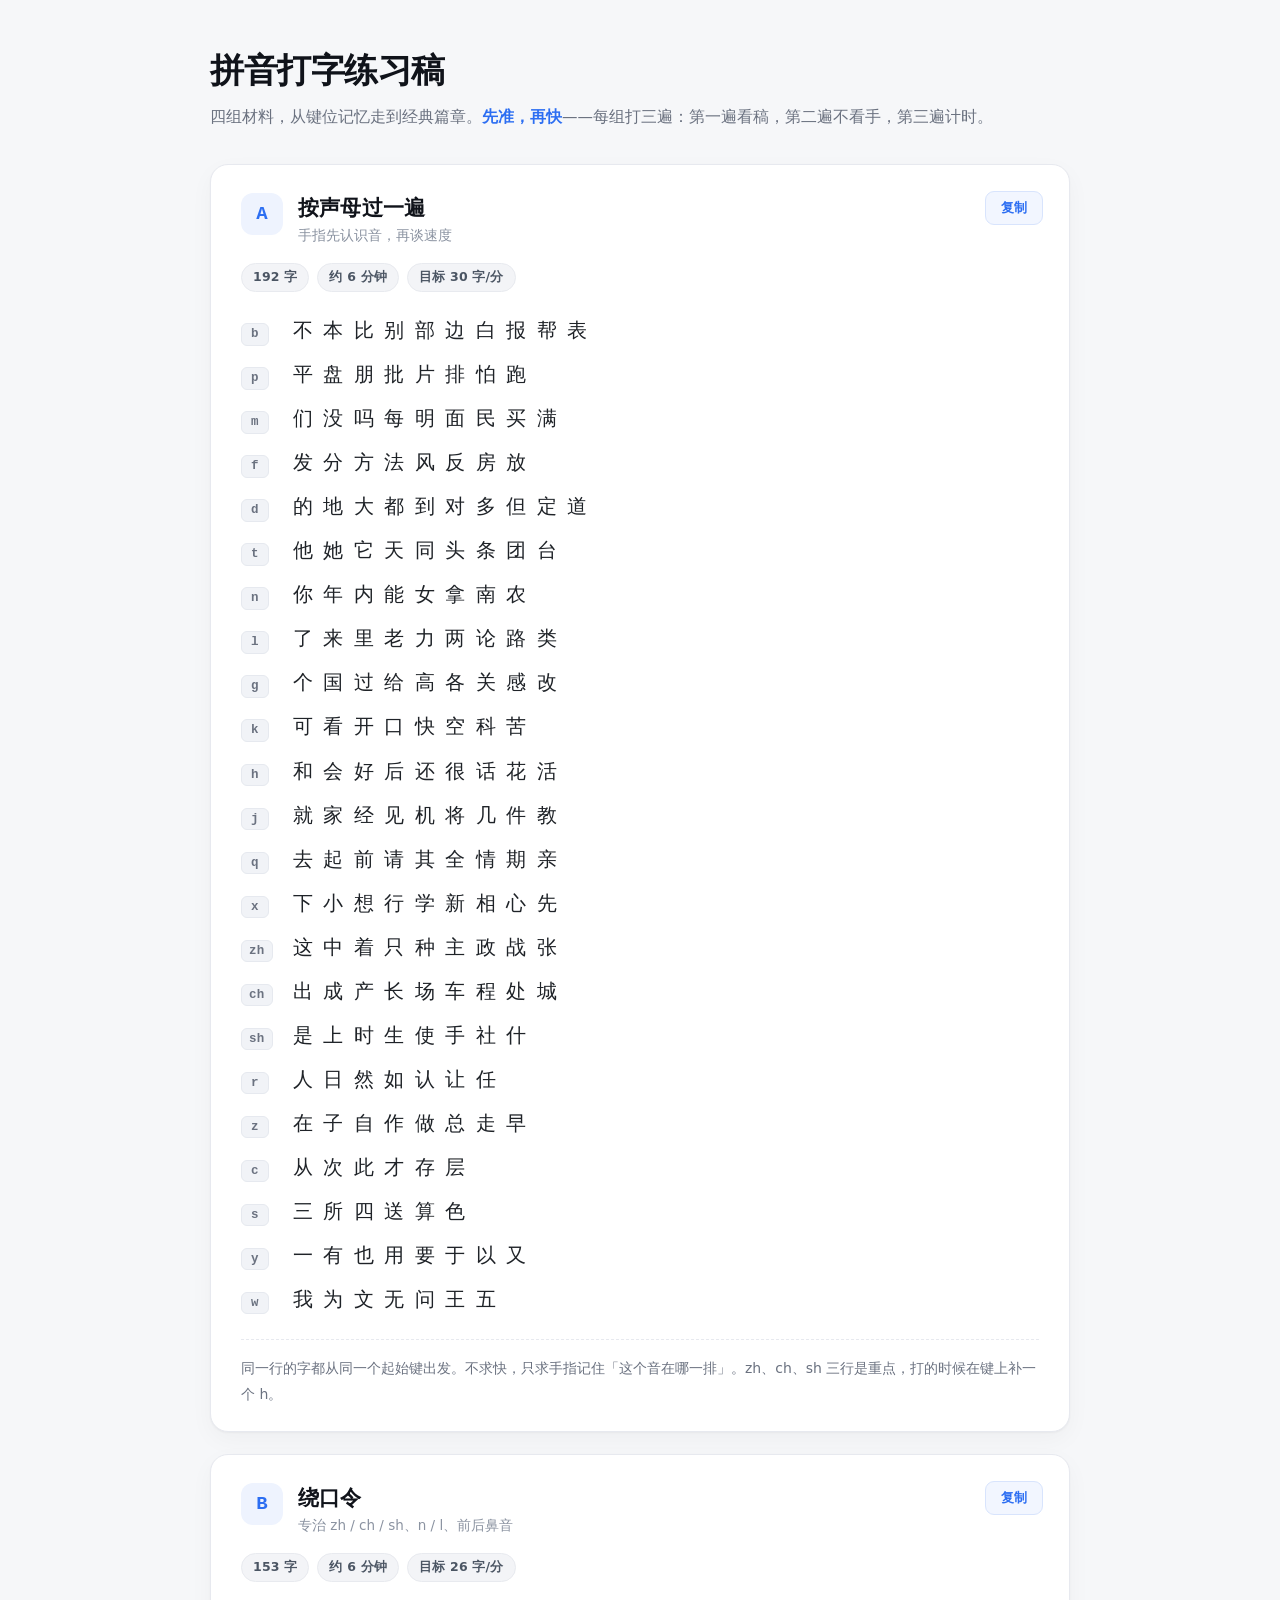
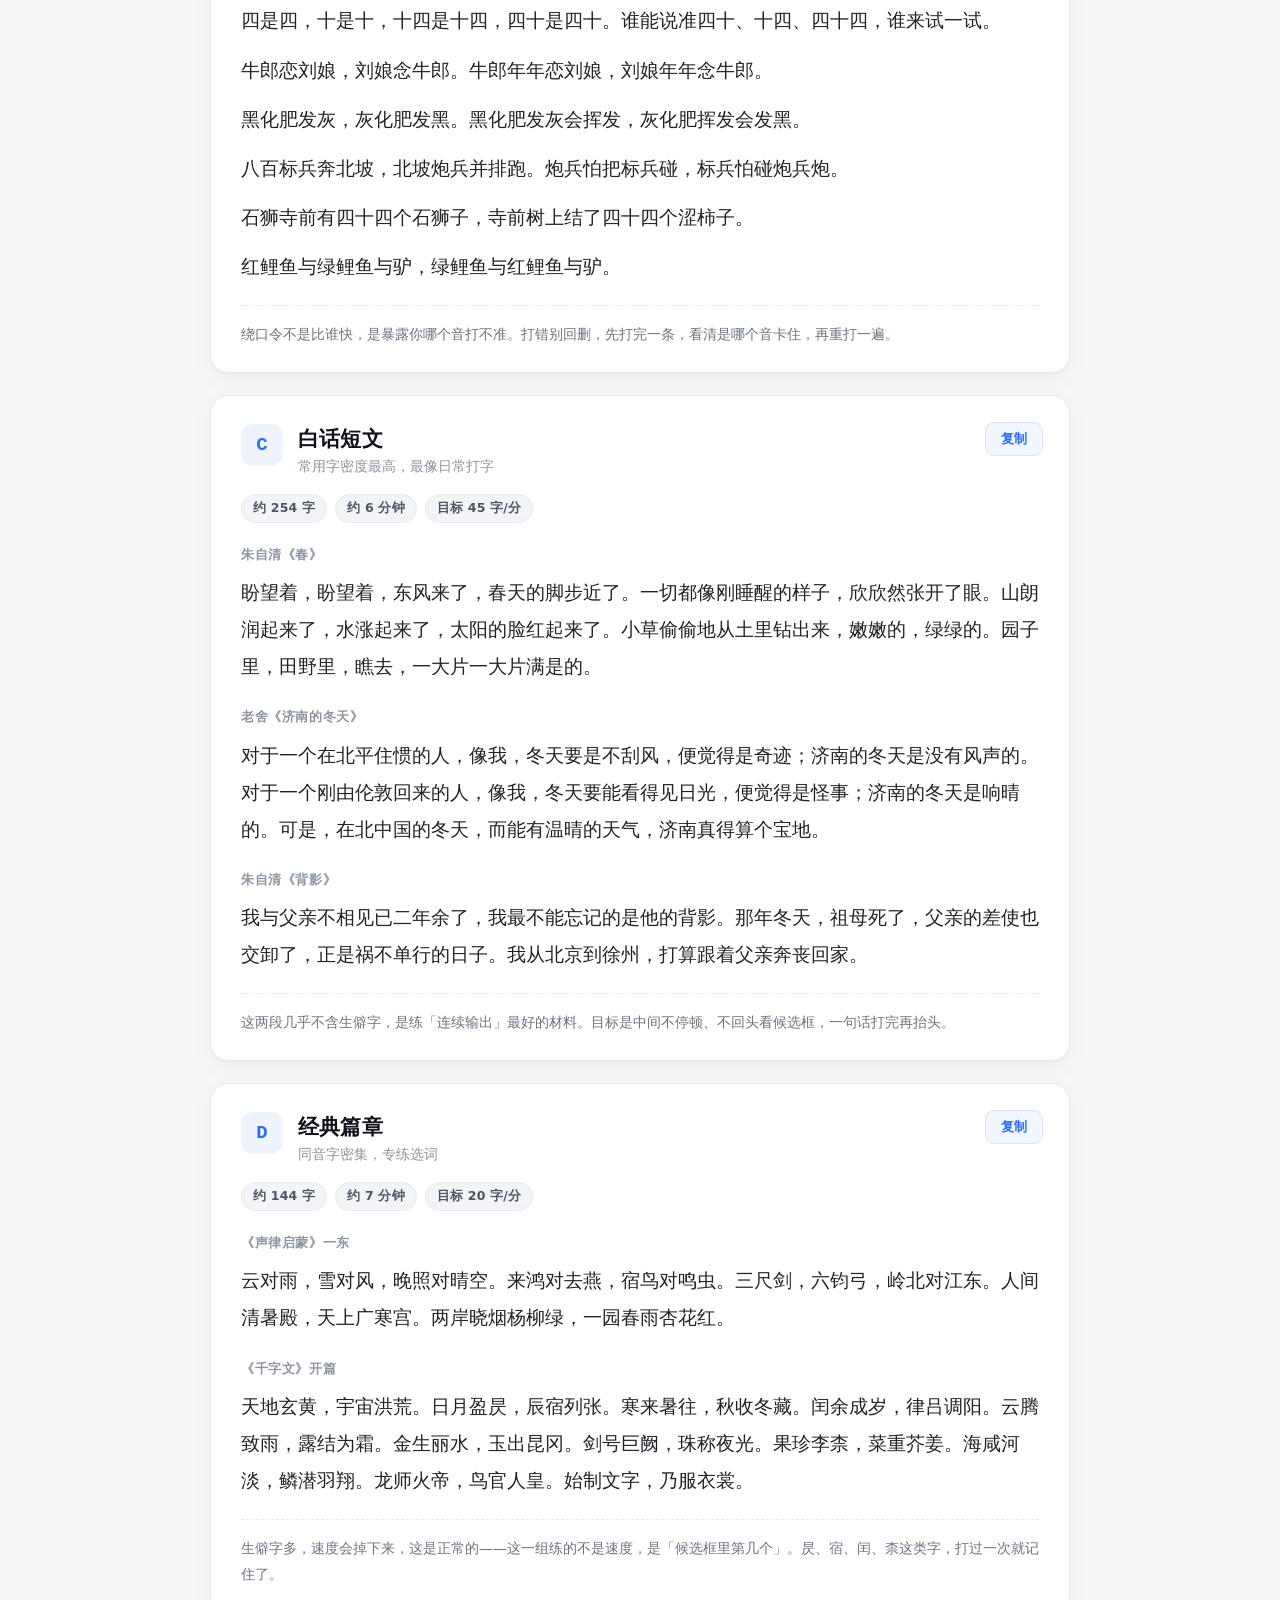
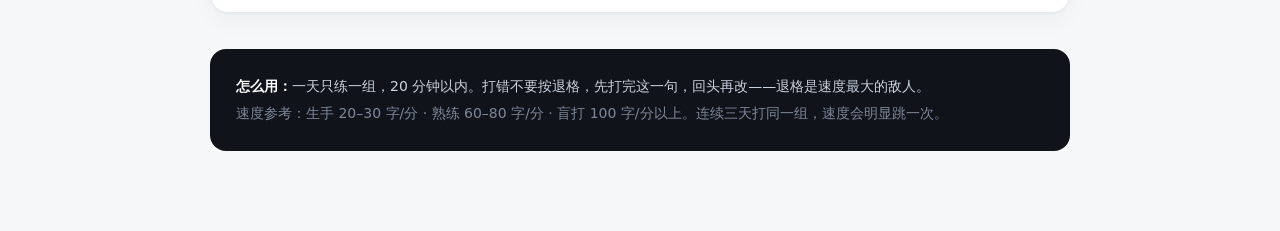
<file: storage/打字练习稿.html>
<!DOCTYPE html>
<html lang="zh-CN">
<head>
<meta charset="utf-8">
<meta name="viewport" content="width=device-width, initial-scale=1">
<title>拼音打字练习稿</title>
<style>
  * { box-sizing: border-box; }
  body {
    margin: 0; padding: 48px 24px 80px;
    background: #f6f7f9;
    color: #1f2328;
    font-family: "Microsoft YaHei", "PingFang SC", system-ui, -apple-system, sans-serif;
    -webkit-font-smoothing: antialiased;
  }
  .wrap { max-width: 860px; margin: 0 auto; }
  header { margin-bottom: 34px; }
  h1 {
    font-size: 34px; font-weight: 800; margin: 0 0 10px;
    letter-spacing: -0.5px; color: #10131a;
  }
  .sub { margin: 0; font-size: 15.5px; color: #6b7280; line-height: 1.7; }
  .sub b { color: #2c6ef2; font-weight: 600; }

  .card {
    position: relative;
    background: #fff;
    border: 1px solid #e7e9ef;
    border-radius: 18px;
    padding: 28px 30px 24px;
    margin-bottom: 22px;
    box-shadow: 0 1px 2px rgba(16,19,26,.04), 0 8px 24px rgba(16,19,26,.035);
  }
  .head { display: flex; align-items: flex-start; gap: 15px; padding-right: 76px; }
  .num {
    flex: none; width: 42px; height: 42px; border-radius: 12px;
    background: #eef3fe; color: #2c6ef2;
    font-family: "Cascadia Code", Consolas, monospace;
    font-size: 19px; font-weight: 700;
    display: flex; align-items: center; justify-content: center;
  }
  h2 { font-size: 21px; font-weight: 700; margin: 1px 0 5px; color: #10131a; letter-spacing: .2px; }
  .kicker { font-size: 13.5px; color: #8b93a1; }

  .pills { display: flex; flex-wrap: wrap; gap: 8px; margin: 18px 0 20px; }
  .pill {
    font-size: 12.5px; font-weight: 600; color: #4b5563;
    background: #f3f4f7; border: 1px solid #e8eaef;
    padding: 5px 11px; border-radius: 999px; letter-spacing: .2px;
  }

  .body { font-size: 19px; line-height: 1.95; color: #1f2328; }
  .body p { margin: 0; }
  .piece { margin-bottom: 20px; }
  .piece:last-child { margin-bottom: 0; }
  .src {
    font-size: 12.5px; font-weight: 600; color: #8b93a1;
    letter-spacing: .6px; margin-bottom: 7px;
  }
  .lines p { margin-bottom: 12px; }
  .lines p:last-child { margin-bottom: 0; }

  .drill { display: flex; flex-direction: column; gap: 6px; }
  .row { display: grid; grid-template-columns: 52px 1fr; align-items: baseline; }
  .sm {
    font-family: "Cascadia Code", Consolas, monospace;
    font-size: 12.5px; font-weight: 700; color: #6b7280;
    letter-spacing: .3px;
    background: #f1f3f7; border: 1px solid #e6e9ef;
    border-radius: 6px; padding: 1px 7px;
    justify-self: start; min-width: 28px; text-align: center;
    line-height: 1.5;
  }
  .chars { font-size: 19.5px; letter-spacing: 0.06em; word-spacing: 0.1em; }

  .note {
    margin-top: 20px; padding-top: 16px;
    border-top: 1px dashed #e7e9ef;
    font-size: 14px; line-height: 1.85; color: #6b7280;
  }

  .copy {
    position: absolute; top: 26px; right: 26px;
    font-family: inherit; font-size: 13px; font-weight: 600;
    color: #2c6ef2; background: #f2f6ff;
    border: 1px solid #d8e4fd; border-radius: 9px;
    padding: 7px 15px; cursor: pointer; transition: all .15s;
  }
  .copy:hover { background: #e6efff; border-color: #b9d1fb; }
  .copy.done { color: #0f9d58; background: #eefaf3; border-color: #c3ebd7; }

  footer {
    margin-top: 36px; padding: 24px 26px;
    background: #10131a; border-radius: 16px;
    color: #c9d1dc; font-size: 14px; line-height: 1.95;
  }
  footer b { color: #fff; }
  footer span { color: #7d8899; }

  @media print {
    body { background: #fff; padding: 0; }
    .copy { display: none; }
    .card { box-shadow: none; break-inside: avoid; }
    footer { background: #f3f4f7; color: #333; }
    footer b { color: #000; }
  }
</style>
</head>
<body>
<div class="wrap">
  <header>
    <h1>拼音打字练习稿</h1>
    <p class="sub">四组材料，从键位记忆走到经典篇章。<b>先准，再快</b>——每组打三遍：第一遍看稿，第二遍不看手，第三遍计时。</p>
  </header>
  
    <section class="card">
      <div class="head">
        <div class="num">A</div>
        <div class="titles">
          <h2>按声母过一遍</h2>
          <div class="kicker">手指先认识音，再谈速度</div>
        </div>
        <button class="copy" data-target="sA">复制</button>
      </div>
      <div class="pills"><span class="pill">192 字</span><span class="pill">约 6 分钟</span><span class="pill">目标 30 字/分</span></div>
      <div class="body" id="sA"><div class="drill"><div class="row"><span class="sm">b</span><span class="chars">不 本 比 别 部 边 白 报 帮 表</span></div><div class="row"><span class="sm">p</span><span class="chars">平 盘 朋 批 片 排 怕 跑</span></div><div class="row"><span class="sm">m</span><span class="chars">们 没 吗 每 明 面 民 买 满</span></div><div class="row"><span class="sm">f</span><span class="chars">发 分 方 法 风 反 房 放</span></div><div class="row"><span class="sm">d</span><span class="chars">的 地 大 都 到 对 多 但 定 道</span></div><div class="row"><span class="sm">t</span><span class="chars">他 她 它 天 同 头 条 团 台</span></div><div class="row"><span class="sm">n</span><span class="chars">你 年 内 能 女 拿 南 农</span></div><div class="row"><span class="sm">l</span><span class="chars">了 来 里 老 力 两 论 路 类</span></div><div class="row"><span class="sm">g</span><span class="chars">个 国 过 给 高 各 关 感 改</span></div><div class="row"><span class="sm">k</span><span class="chars">可 看 开 口 快 空 科 苦</span></div><div class="row"><span class="sm">h</span><span class="chars">和 会 好 后 还 很 话 花 活</span></div><div class="row"><span class="sm">j</span><span class="chars">就 家 经 见 机 将 几 件 教</span></div><div class="row"><span class="sm">q</span><span class="chars">去 起 前 请 其 全 情 期 亲</span></div><div class="row"><span class="sm">x</span><span class="chars">下 小 想 行 学 新 相 心 先</span></div><div class="row"><span class="sm">zh</span><span class="chars">这 中 着 只 种 主 政 战 张</span></div><div class="row"><span class="sm">ch</span><span class="chars">出 成 产 长 场 车 程 处 城</span></div><div class="row"><span class="sm">sh</span><span class="chars">是 上 时 生 使 手 社 什</span></div><div class="row"><span class="sm">r</span><span class="chars">人 日 然 如 认 让 任</span></div><div class="row"><span class="sm">z</span><span class="chars">在 子 自 作 做 总 走 早</span></div><div class="row"><span class="sm">c</span><span class="chars">从 次 此 才 存 层</span></div><div class="row"><span class="sm">s</span><span class="chars">三 所 四 送 算 色</span></div><div class="row"><span class="sm">y</span><span class="chars">一 有 也 用 要 于 以 又</span></div><div class="row"><span class="sm">w</span><span class="chars">我 为 文 无 问 王 五</span></div></div></div>
      <div class="note">同一行的字都从同一个起始键出发。不求快，只求手指记住「这个音在哪一排」。zh、ch、sh 三行是重点，打的时候在键上补一个 h。</div>
    </section>
    <section class="card">
      <div class="head">
        <div class="num">B</div>
        <div class="titles">
          <h2>绕口令</h2>
          <div class="kicker">专治 zh / ch / sh、n / l、前后鼻音</div>
        </div>
        <button class="copy" data-target="sB">复制</button>
      </div>
      <div class="pills"><span class="pill">153 字</span><span class="pill">约 6 分钟</span><span class="pill">目标 26 字/分</span></div>
      <div class="body" id="sB"><div class="lines"><p>四是四，十是十，十四是十四，四十是四十。谁能说准四十、十四、四十四，谁来试一试。</p><p>牛郎恋刘娘，刘娘念牛郎。牛郎年年恋刘娘，刘娘年年念牛郎。</p><p>黑化肥发灰，灰化肥发黑。黑化肥发灰会挥发，灰化肥挥发会发黑。</p><p>八百标兵奔北坡，北坡炮兵并排跑。炮兵怕把标兵碰，标兵怕碰炮兵炮。</p><p>石狮寺前有四十四个石狮子，寺前树上结了四十四个涩柿子。</p><p>红鲤鱼与绿鲤鱼与驴，绿鲤鱼与红鲤鱼与驴。</p></div></div>
      <div class="note">绕口令不是比谁快，是暴露你哪个音打不准。打错别回删，先打完一条，看清是哪个音卡住，再重打一遍。</div>
    </section>
    <section class="card">
      <div class="head">
        <div class="num">C</div>
        <div class="titles">
          <h2>白话短文</h2>
          <div class="kicker">常用字密度最高，最像日常打字</div>
        </div>
        <button class="copy" data-target="sC">复制</button>
      </div>
      <div class="pills"><span class="pill">约 254 字</span><span class="pill">约 6 分钟</span><span class="pill">目标 45 字/分</span></div>
      <div class="body" id="sC"><div class="piece"><div class="src">朱自清《春》</div><p>盼望着，盼望着，东风来了，春天的脚步近了。一切都像刚睡醒的样子，欣欣然张开了眼。山朗润起来了，水涨起来了，太阳的脸红起来了。小草偷偷地从土里钻出来，嫩嫩的，绿绿的。园子里，田野里，瞧去，一大片一大片满是的。</p></div><div class="piece"><div class="src">老舍《济南的冬天》</div><p>对于一个在北平住惯的人，像我，冬天要是不刮风，便觉得是奇迹；济南的冬天是没有风声的。对于一个刚由伦敦回来的人，像我，冬天要能看得见日光，便觉得是怪事；济南的冬天是响晴的。可是，在北中国的冬天，而能有温晴的天气，济南真得算个宝地。</p></div><div class="piece"><div class="src">朱自清《背影》</div><p>我与父亲不相见已二年余了，我最不能忘记的是他的背影。那年冬天，祖母死了，父亲的差使也交卸了，正是祸不单行的日子。我从北京到徐州，打算跟着父亲奔丧回家。</p></div></div>
      <div class="note">这两段几乎不含生僻字，是练「连续输出」最好的材料。目标是中间不停顿、不回头看候选框，一句话打完再抬头。</div>
    </section>
    <section class="card">
      <div class="head">
        <div class="num">D</div>
        <div class="titles">
          <h2>经典篇章</h2>
          <div class="kicker">同音字密集，专练选词</div>
        </div>
        <button class="copy" data-target="sD">复制</button>
      </div>
      <div class="pills"><span class="pill">约 144 字</span><span class="pill">约 7 分钟</span><span class="pill">目标 20 字/分</span></div>
      <div class="body" id="sD"><div class="piece"><div class="src">《声律启蒙》一东</div><p>云对雨，雪对风，晚照对晴空。来鸿对去燕，宿鸟对鸣虫。三尺剑，六钧弓，岭北对江东。人间清暑殿，天上广寒宫。两岸晓烟杨柳绿，一园春雨杏花红。</p></div><div class="piece"><div class="src">《千字文》开篇</div><p>天地玄黄，宇宙洪荒。日月盈昃，辰宿列张。寒来暑往，秋收冬藏。闰余成岁，律吕调阳。云腾致雨，露结为霜。金生丽水，玉出昆冈。剑号巨阙，珠称夜光。果珍李柰，菜重芥姜。海咸河淡，鳞潜羽翔。龙师火帝，鸟官人皇。始制文字，乃服衣裳。</p></div></div>
      <div class="note">生僻字多，速度会掉下来，这是正常的——这一组练的不是速度，是「候选框里第几个」。昃、宿、闰、柰这类字，打过一次就记住了。</div>
    </section>
  <footer>
    <b>怎么用：</b>一天只练一组，20 分钟以内。打错不要按退格，先打完这一句，回头再改——退格是速度最大的敌人。<br>
    <span>速度参考：生手 20–30 字/分 · 熟练 60–80 字/分 · 盲打 100 字/分以上。连续三天打同一组，速度会明显跳一次。</span>
  </footer>
</div>
<script>
document.querySelectorAll('.copy').forEach(function (btn) {
  btn.addEventListener('click', function () {
    var box = document.getElementById(btn.dataset.target);
    var text = box.innerText.replace(/\n{2,}/g, '\n').trim();
    var done = function () {
      var old = btn.textContent;
      btn.textContent = '已复制';
      btn.classList.add('done');
      setTimeout(function () { btn.textContent = old; btn.classList.remove('done'); }, 1400);
    };
    if (navigator.clipboard && navigator.clipboard.writeText) {
      navigator.clipboard.writeText(text).then(done).catch(fallback);
    } else { fallback(); }
    function fallback() {
      var ta = document.createElement('textarea');
      ta.value = text;
      ta.style.position = 'fixed'; ta.style.opacity = '0';
      document.body.appendChild(ta); ta.select();
      try { document.execCommand('copy'); done(); } catch (e) {}
      document.body.removeChild(ta);
    }
  });
});
</script>
</body>
</html>
</file>
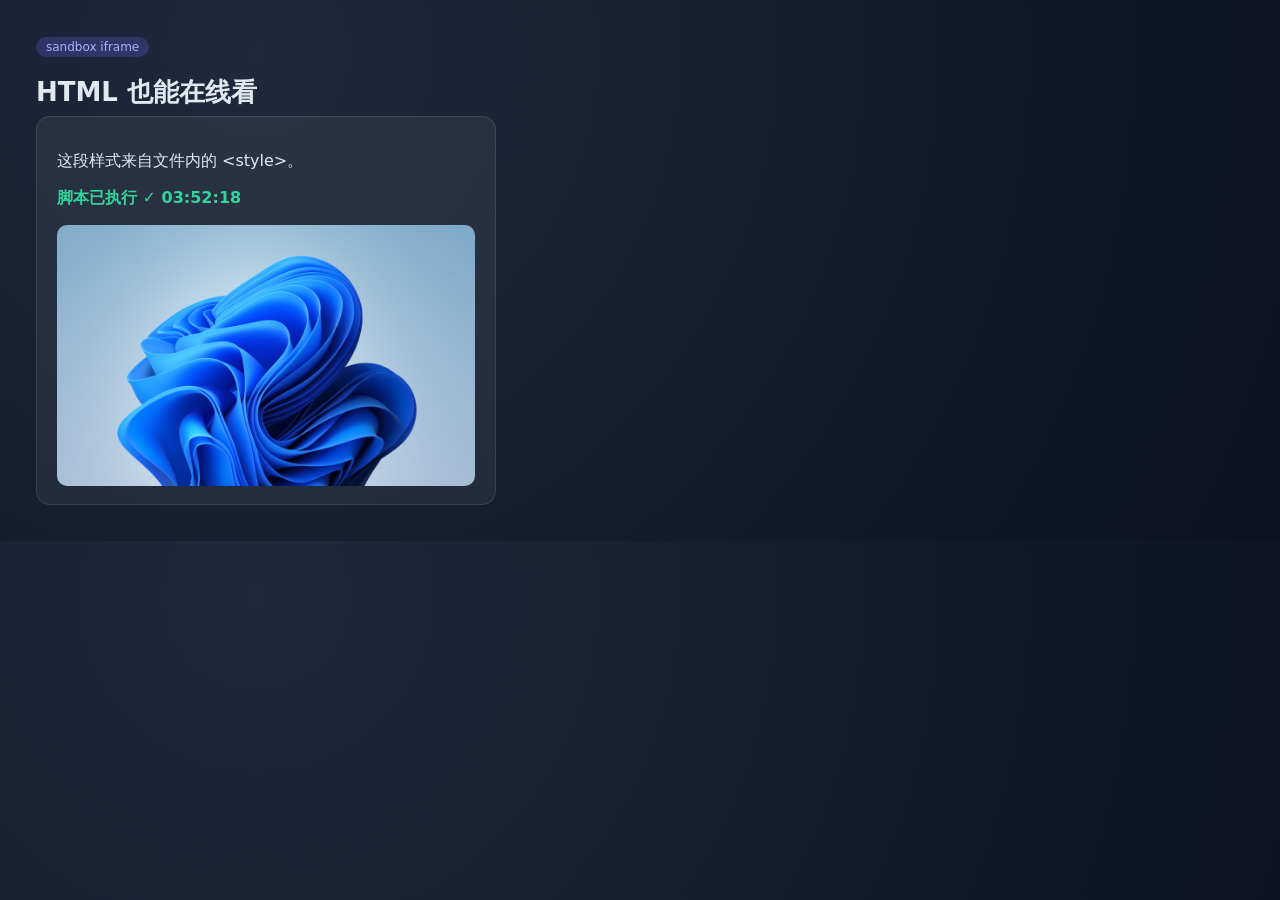
<file: storage/demo/页面.html>
<!DOCTYPE html>
<html lang="zh-CN">
<head>
<meta charset="utf-8">
<title>HTML 预览测试</title>
<style>
  * { box-sizing: border-box; }
  body { margin: 0; padding: 36px; font-family: "Microsoft YaHei", system-ui, sans-serif;
         background: radial-gradient(circle at 20% 10%, #1e293b, #0b1120); color: #e2e8f0; }
  h1 { font-size: 26px; margin: 0 0 6px; }
  .tag { display: inline-block; padding: 3px 10px; border-radius: 99px; font-size: 12px;
         background: rgba(99,102,241,.25); color: #a5b4fc; margin-bottom: 18px; }
  .card { background: rgba(255,255,255,.06); border: 1px solid rgba(255,255,255,.1);
          border-radius: 14px; padding: 18px 20px; max-width: 460px; }
  #out { color: #34d399; font-weight: 600; }
  img { width: 100%; border-radius: 10px; margin-top: 14px; display: block; }
</style>
</head>
<body>
  <span class="tag">sandbox iframe</span>
  <h1>HTML 也能在线看</h1>
  <div class="card">
    <p>这段样式来自文件内的 &lt;style&gt;。</p>
    <p id="out">脚本尚未执行</p>
    <img src="shot.jpg" alt="相对路径图片">
  </div>
  <script>
    document.getElementById('out').textContent =
      '脚本已执行 ✓ ' + new Date().toLocaleTimeString('zh-CN');
  </script>
</body>
</html>
</file>
